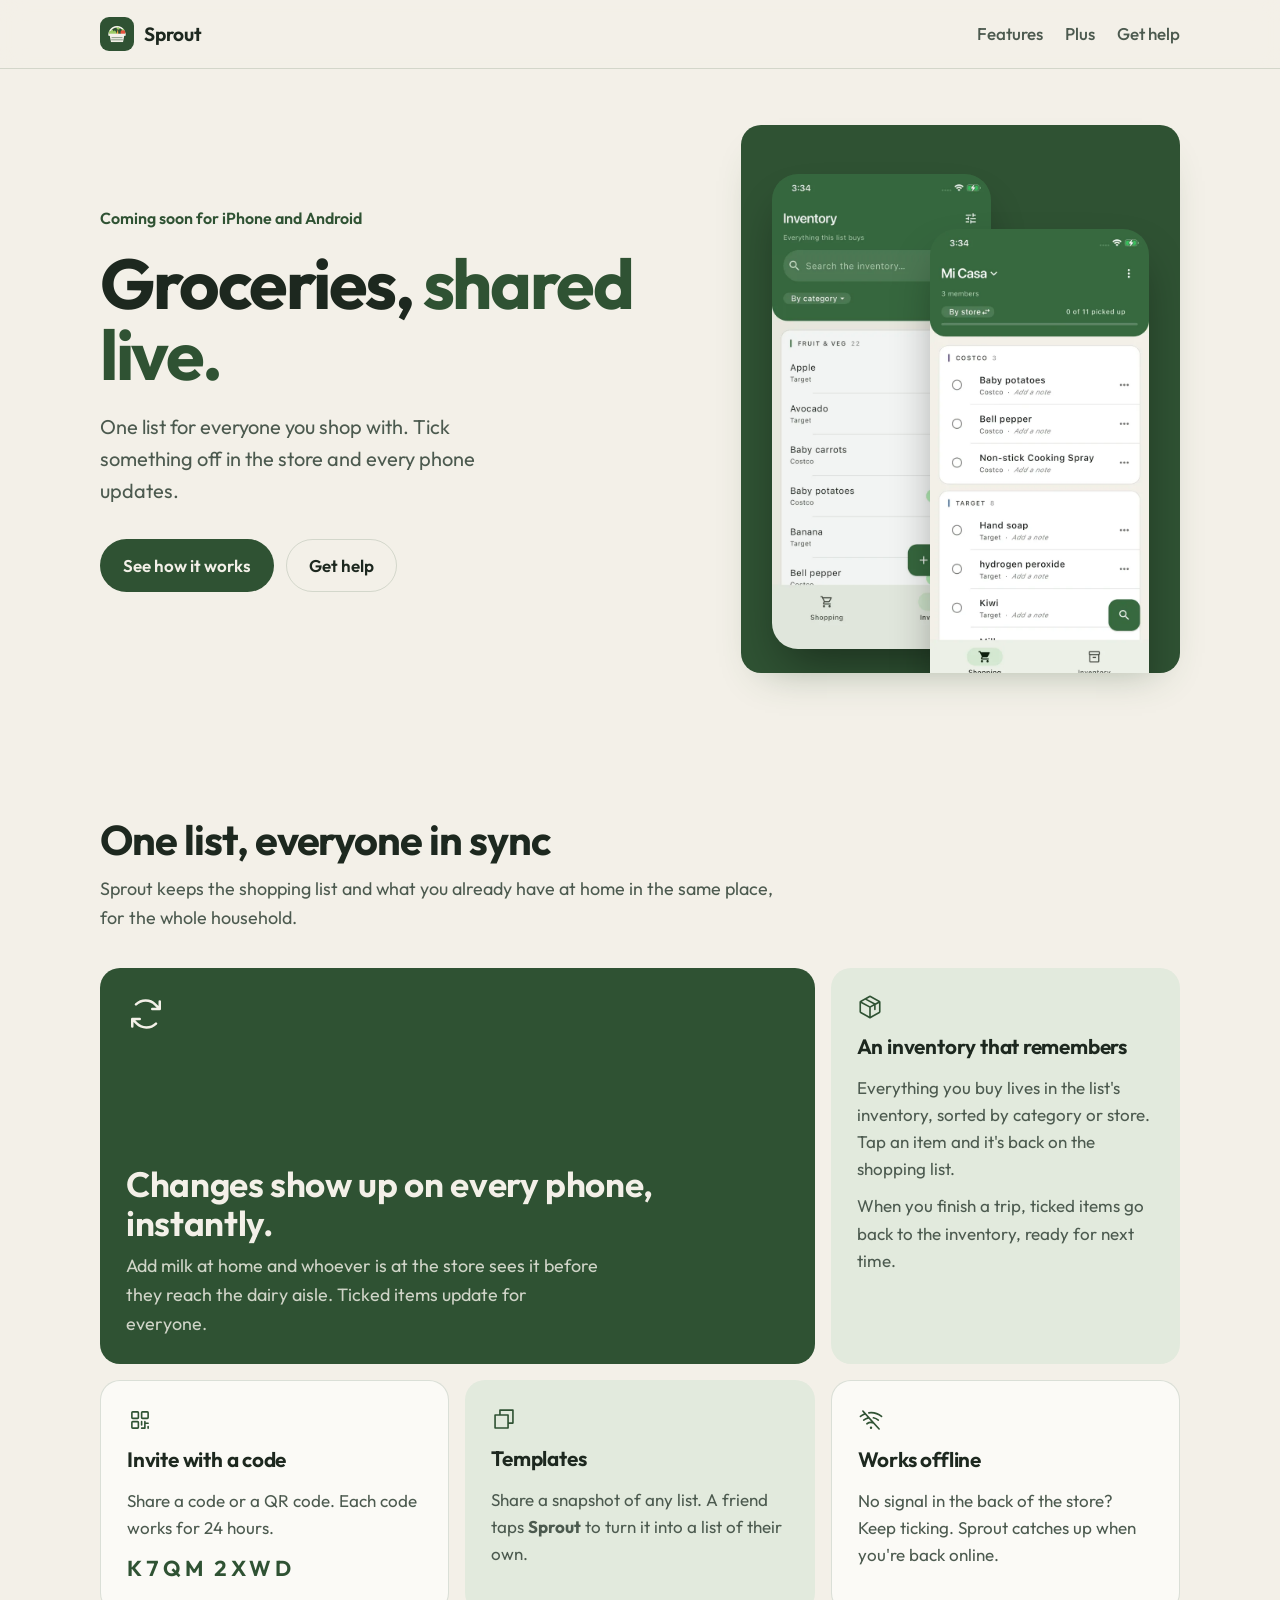
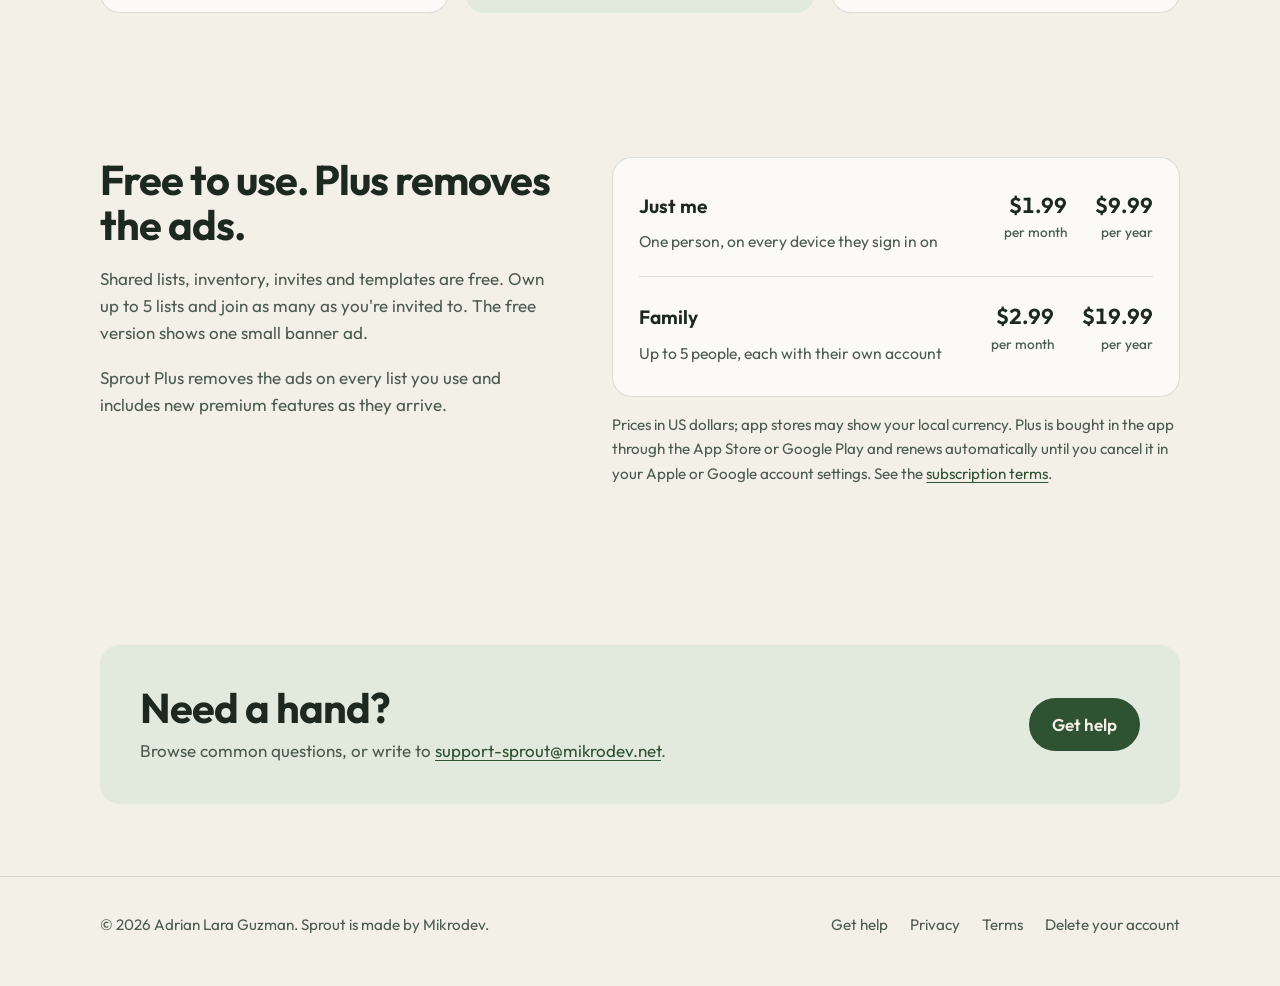
<file: index.html>
<!doctype html>
<html lang="en">
<head>
  <meta charset="utf-8">
  <meta name="viewport" content="width=device-width, initial-scale=1">
  <meta http-equiv="Content-Security-Policy" content="default-src 'none'; style-src 'self' 'unsafe-inline'; img-src 'self' data:; font-src 'self'; base-uri 'none'; form-action 'none'">
  <meta name="referrer" content="strict-origin-when-cross-origin">
  <title>Sprout: grocery lists shared live</title>
  <meta name="description" content="Sprout is a shared grocery list and home inventory. Everyone you shop with sees changes the moment they happen, even offline.">
  <link rel="canonical" href="https://sprout-support.mikrodev.net/">
  <meta name="theme-color" content="#2f5233">
  <meta property="og:title" content="Sprout: grocery lists shared live">
  <meta property="og:description" content="One grocery list for everyone you shop with, with its own inventory, categories and stores.">
  <meta property="og:image" content="https://sprout-support.mikrodev.net/icon.png">
  <meta property="og:url" content="https://sprout-support.mikrodev.net/">
  <link rel="icon" href="/favicon.png" type="image/png">
  <link rel="apple-touch-icon" href="/apple-touch-icon.png">
  <link rel="preload" href="/assets/fonts/outfit-var.woff2" as="font" type="font/woff2" crossorigin>
  <link rel="stylesheet" href="/assets/site.css">
</head>
<body>
<a class="skip" href="#main">Skip to content</a>

<header class="site-header">
  <div class="wrap">
    <a class="brand" href="/"><img src="/assets/icon-68.png" alt="" width="34" height="34">Sprout</a>
    <nav class="nav" aria-label="Main">
      <a class="hide-sm" href="#features">Features</a>
      <a class="hide-sm" href="#plus">Plus</a>
      <a href="/faq/">Get help</a>
    </nav>
  </div>
</header>

<main id="main">
  <section class="hero">
    <div class="wrap">
      <div>
        <p class="soon">Coming soon for iPhone and Android</p>
        <h1>Groceries, <em>shared live.</em></h1>
        <p class="lede">One list for everyone you shop with. Tick something off in the store and every phone updates.</p>
        <div class="ctas">
          <a class="btn btn-primary" href="#features">See how it works</a>
          <a class="btn btn-ghost" href="/faq/">Get help</a>
        </div>
      </div>
      <div class="hero-art">
        <img class="shot back" src="/assets/shot-inventory.webp" width="560" height="1212" alt="Sprout's Inventory tab: everything the list buys, grouped by category, with items already on the list marked On list">
        <img class="shot front" src="/assets/shot-shopping.webp" width="560" height="1212" alt="Sprout's Shopping tab for a list called Mi Casa with 3 members, grouped by store: Costco and Target" fetchpriority="high">
      </div>
    </div>
  </section>

  <section class="block" id="features">
    <div class="wrap">
      <h2>One list, everyone in sync</h2>
      <p class="intro">Sprout keeps the shopping list and what you already have at home in the same place, for the whole household.</p>

      <div class="bento">
        <article class="tile big">
          <svg class="ico" aria-hidden="true" focusable="false" xmlns="http://www.w3.org/2000/svg" viewBox="0 0 256 256" fill="currentColor"><path d="M224,48V96a8,8,0,0,1-8,8H168a8,8,0,0,1,0-16h28.69L182.06,73.37a79.56,79.56,0,0,0-56.13-23.43h-.45A79.52,79.52,0,0,0,69.59,72.71,8,8,0,0,1,58.41,61.27a96,96,0,0,1,135,.79L208,76.69V48a8,8,0,0,1,16,0ZM186.41,183.29a80,80,0,0,1-112.47-.66L59.31,168H88a8,8,0,0,0,0-16H40a8,8,0,0,0-8,8v48a8,8,0,0,0,16,0V179.31l14.63,14.63A95.43,95.43,0,0,0,130,222.06h.53a95.36,95.36,0,0,0,67.07-27.33,8,8,0,0,0-11.18-11.44Z"/></svg>
          <h3>Changes show up on every phone, instantly.</h3>
          <p>Add milk at home and whoever is at the store sees it before they reach the dairy aisle. Ticked items update for everyone.</p>
        </article>
        <article class="tile tall">
          <svg class="ico" aria-hidden="true" focusable="false" xmlns="http://www.w3.org/2000/svg" viewBox="0 0 256 256" fill="currentColor"><path d="M223.68,66.15,135.68,18a15.88,15.88,0,0,0-15.36,0l-88,48.17a16,16,0,0,0-8.32,14v95.64a16,16,0,0,0,8.32,14l88,48.17a15.88,15.88,0,0,0,15.36,0l88-48.17a16,16,0,0,0,8.32-14V80.18A16,16,0,0,0,223.68,66.15ZM128,32l80.34,44-29.77,16.3-80.35-44ZM128,120,47.66,76l33.9-18.56,80.34,44ZM40,90l80,43.78v85.79L40,175.82Zm176,85.78h0l-80,43.79V133.82l32-17.51V152a8,8,0,0,0,16,0V107.55L216,90v85.77Z"/></svg>
          <h3>An inventory that remembers</h3>
          <p>Everything you buy lives in the list's inventory, sorted by category or store. Tap an item and it's back on the shopping list.</p>
          <p>When you finish a trip, ticked items go back to the inventory, ready for next time.</p>
        </article>
        <article class="tile wide">
          <svg class="ico" aria-hidden="true" focusable="false" xmlns="http://www.w3.org/2000/svg" viewBox="0 0 256 256" fill="currentColor"><path d="M104,40H56A16,16,0,0,0,40,56v48a16,16,0,0,0,16,16h48a16,16,0,0,0,16-16V56A16,16,0,0,0,104,40Zm0,64H56V56h48v48Zm0,32H56a16,16,0,0,0-16,16v48a16,16,0,0,0,16,16h48a16,16,0,0,0,16-16V152A16,16,0,0,0,104,136Zm0,64H56V152h48v48ZM200,40H152a16,16,0,0,0-16,16v48a16,16,0,0,0,16,16h48a16,16,0,0,0,16-16V56A16,16,0,0,0,200,40Zm0,64H152V56h48v48Zm-64,72V144a8,8,0,0,1,16,0v32a8,8,0,0,1-16,0Zm80-16a8,8,0,0,1-8,8H184v40a8,8,0,0,1-8,8H144a8,8,0,0,1,0-16h24V144a8,8,0,0,1,16,0v8h24A8,8,0,0,1,216,160Zm0,32v16a8,8,0,0,1-16,0V192a8,8,0,0,1,16,0Z"/></svg>
          <h3>Invite with a code</h3>
          <p>Share a code or a QR code. Each code works for 24 hours.</p>
          <span class="code" aria-hidden="true">K7QM 2XWD</span>
        </article>
        <article class="tile wide tinted">
          <svg class="ico" aria-hidden="true" focusable="false" xmlns="http://www.w3.org/2000/svg" viewBox="0 0 256 256" fill="currentColor"><path d="M216,32H88a8,8,0,0,0-8,8V80H40a8,8,0,0,0-8,8V216a8,8,0,0,0,8,8H168a8,8,0,0,0,8-8V176h40a8,8,0,0,0,8-8V40A8,8,0,0,0,216,32ZM160,208H48V96H160Zm48-48H176V88a8,8,0,0,0-8-8H96V48H208Z"/></svg>
          <h3>Templates</h3>
          <p>Share a snapshot of any list. A friend taps <strong>Sprout</strong> to turn it into a list of their own.</p>
        </article>
        <article class="tile wide">
          <svg class="ico" aria-hidden="true" focusable="false" xmlns="http://www.w3.org/2000/svg" viewBox="0 0 256 256" fill="currentColor"><path d="M213.92,210.62a8,8,0,1,1-11.84,10.76l-52-57.15a60,60,0,0,0-57.41,7.24,8,8,0,1,1-9.42-12.93A75.43,75.43,0,0,1,128,144c1.28,0,2.55,0,3.82.1L104.9,114.49A108,108,0,0,0,61,135.31,8,8,0,0,1,49.73,134,8,8,0,0,1,51,122.77a124.27,124.27,0,0,1,41.71-21.66L69.37,75.4a155.43,155.43,0,0,0-40.29,24A8,8,0,0,1,18.92,87,171.87,171.87,0,0,1,58,62.86L42.08,45.38A8,8,0,1,1,53.92,34.62ZM128,192a12,12,0,1,0,12,12A12,12,0,0,0,128,192ZM237.08,87A172.3,172.3,0,0,0,106,49.4a8,8,0,1,0,2,15.87A158.33,158.33,0,0,1,128,64a156.25,156.25,0,0,1,98.92,35.37A8,8,0,0,0,237.08,87ZM195,135.31a8,8,0,0,0,11.24-1.3,8,8,0,0,0-1.3-11.24,124.25,124.25,0,0,0-51.73-24.2A8,8,0,1,0,150,114.24,108.12,108.12,0,0,1,195,135.31Z"/></svg>
          <h3>Works offline</h3>
          <p>No signal in the back of the store? Keep ticking. Sprout catches up when you're back online.</p>
        </article>
      </div>
    </div>
  </section>

  <section class="block" id="plus">
    <div class="wrap pricing">
      <div class="free">
        <h2>Free to use. Plus removes the ads.</h2>
        <p>Shared lists, inventory, invites and templates are free. Own up to 5 lists and join as many as you're invited to. The free version shows one small banner ad.</p>
        <p>Sprout Plus removes the ads on every list you use and includes new premium features as they arrive.</p>
      </div>
      <div>
        <div class="plans">
          <div class="plan">
            <h3>Just me</h3>
            <span class="who">One person, on every device they sign in on</span>
            <span class="price p1">$1.99<span>per month</span></span>
            <span class="price p2">$9.99<span>per year</span></span>
          </div>
          <div class="plan">
            <h3>Family</h3>
            <span class="who">Up to 5 people, each with their own account</span>
            <span class="price p1">$2.99<span>per month</span></span>
            <span class="price p2">$19.99<span>per year</span></span>
          </div>
        </div>
        <p class="fine">Prices in US dollars; app stores may show your local currency. Plus is bought in the app through the App Store or Google Play and renews automatically until you cancel it in your Apple or Google account settings. See the <a href="https://sprout-legal.mikrodev.net/terms/#subscriptions">subscription terms</a>.</p>
      </div>
    </div>
  </section>

  <section class="block">
    <div class="wrap">
      <div class="help">
        <div>
          <h2>Need a hand?</h2>
          <p>Browse common questions, or write to <a href="mailto:support-sprout@mikrodev.net">support-sprout@mikrodev.net</a>.</p>
        </div>
        <a class="btn btn-primary" href="/faq/">Get help</a>
      </div>
    </div>
  </section>
</main>

<footer class="site-footer">
  <div class="wrap">
    <span>&copy; 2026 Adrian Lara Guzman. Sprout is made by <a href="https://mikrodev.net/">Mikrodev</a>.</span>
    <nav aria-label="Footer">
      <a href="/faq/">Get help</a>
      <a href="https://sprout-legal.mikrodev.net/privacy/">Privacy</a>
      <a href="https://sprout-legal.mikrodev.net/terms/">Terms</a>
      <a href="https://sprout-legal.mikrodev.net/delete-account/">Delete your account</a>
    </nav>
  </div>
</footer>
</body>
</html>
</file>
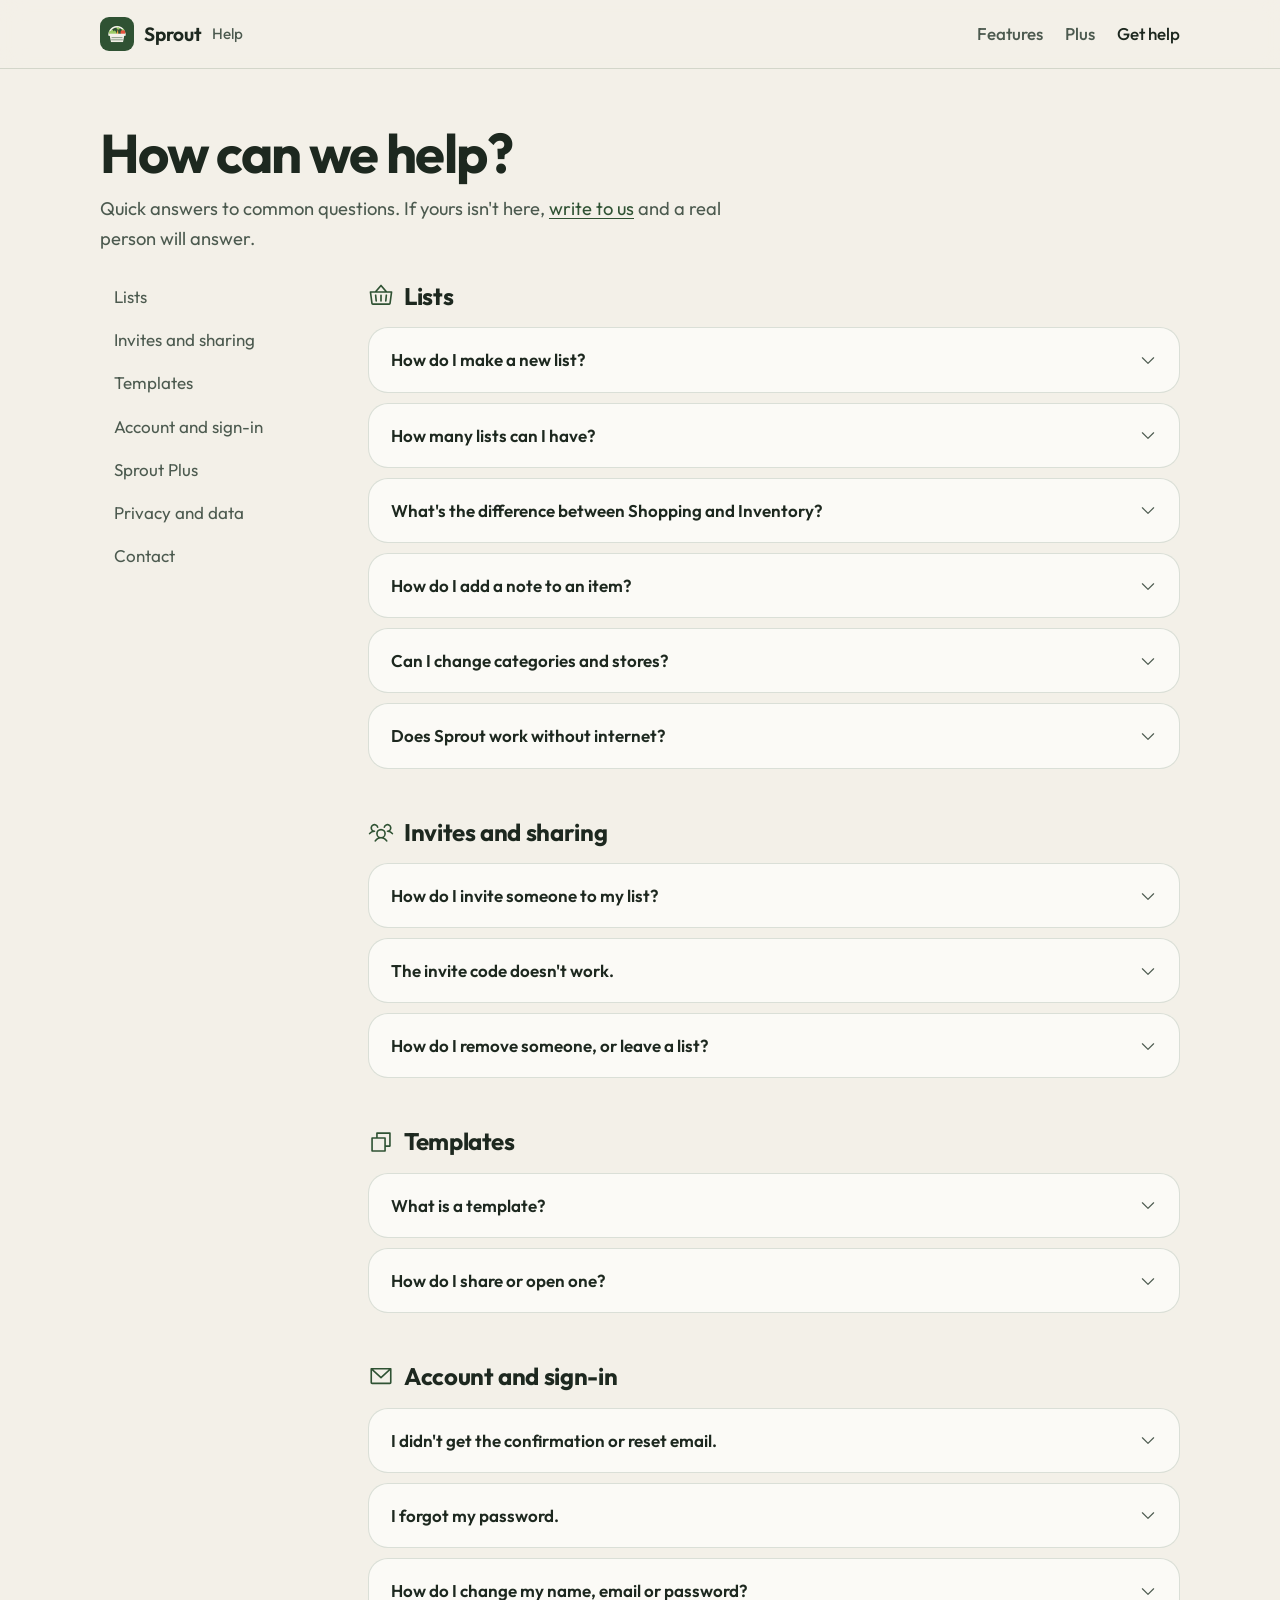
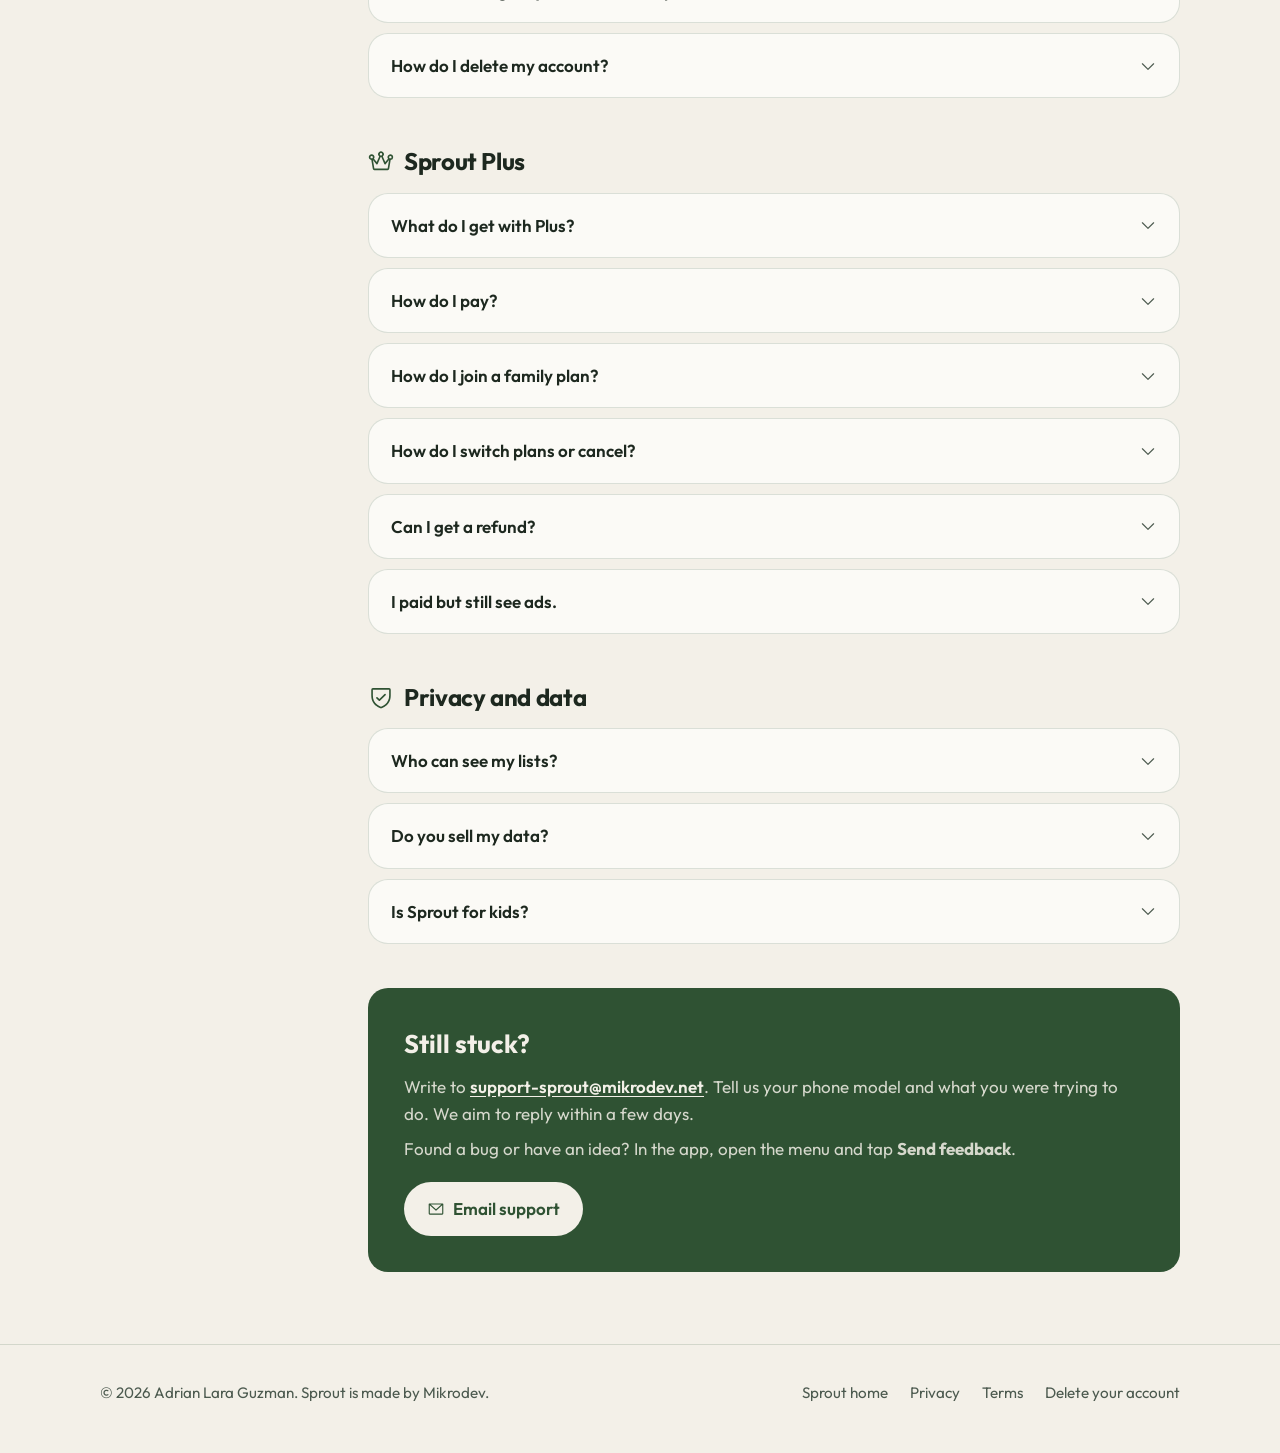
<file: faq/index.html>
<!doctype html>
<html lang="en">
<head>
  <meta charset="utf-8">
  <meta name="viewport" content="width=device-width, initial-scale=1">
  <meta http-equiv="Content-Security-Policy" content="default-src 'none'; style-src 'self' 'unsafe-inline'; img-src 'self' data:; font-src 'self'; base-uri 'none'; form-action 'none'">
  <meta name="referrer" content="strict-origin-when-cross-origin">
  <title>Sprout help</title>
  <meta name="description" content="Answers to common Sprout questions about lists, invites, templates, your account and Sprout Plus, plus how to contact support.">
  <link rel="canonical" href="https://sprout-support.mikrodev.net/faq/">
  <meta name="theme-color" content="#2f5233">
  <link rel="icon" href="/favicon.png" type="image/png">
  <link rel="apple-touch-icon" href="/apple-touch-icon.png">
  <link rel="preload" href="/assets/fonts/outfit-var.woff2" as="font" type="font/woff2" crossorigin>
  <link rel="stylesheet" href="/assets/site.css">
</head>
<body>
<a class="skip" href="#main">Skip to content</a>

<header class="site-header">
  <div class="wrap">
    <a class="brand" href="/"><img src="/assets/icon-68.png" alt="" width="34" height="34">Sprout <small>Help</small></a>
    <nav class="nav" aria-label="Main">
      <a class="hide-sm" href="/#features">Features</a>
      <a class="hide-sm" href="/#plus">Plus</a>
      <a href="/faq/" aria-current="page">Get help</a>
    </nav>
  </div>
</header>

<main id="main">
  <div class="wrap page-head">
    <h1>How can we help?</h1>
    <p>Quick answers to common questions. If yours isn't here, <a href="#contact">write to us</a> and a real person will answer.</p>
  </div>

  <div class="wrap faq-layout">
    <nav class="toc" aria-label="Topics">
      <a href="#lists">Lists</a>
      <a href="#sharing">Invites and sharing</a>
      <a href="#templates">Templates</a>
      <a href="#account">Account and sign-in</a>
      <a href="#plus">Sprout Plus</a>
      <a href="#privacy">Privacy and data</a>
      <a href="#contact">Contact</a>
    </nav>

    <div>
      <section class="faq-group" id="lists">
        <h2><svg class="ico" aria-hidden="true" focusable="false" xmlns="http://www.w3.org/2000/svg" viewBox="0 0 256 256" fill="currentColor"><path d="M136,120v56a8,8,0,0,1-16,0V120a8,8,0,0,1,16,0Zm36.84-.8-5.6,56A8,8,0,0,0,174.4,184a7.32,7.32,0,0,0,.81,0,8,8,0,0,0,7.95-7.2l5.6-56a8,8,0,0,0-15.92-1.6Zm-89.68,0a8,8,0,0,0-15.92,1.6l5.6,56a8,8,0,0,0,8,7.2,7.32,7.32,0,0,0,.81,0,8,8,0,0,0,7.16-8.76ZM239.93,89.06,224.86,202.12A16.06,16.06,0,0,1,209,216H47a16.06,16.06,0,0,1-15.86-13.88L16.07,89.06A8,8,0,0,1,24,80H68.37L122,18.73a8,8,0,0,1,12,0L187.63,80H232a8,8,0,0,1,7.93,9.06ZM89.63,80h76.74L128,36.15ZM222.86,96H33.14L47,200H209Z"/></svg> Lists</h2>
        <details>
          <summary>How do I make a new list? <svg class="ico" aria-hidden="true" focusable="false" xmlns="http://www.w3.org/2000/svg" viewBox="0 0 256 256" fill="currentColor"><path d="M213.66,101.66l-80,80a8,8,0,0,1-11.32,0l-80-80A8,8,0,0,1,53.66,90.34L128,164.69l74.34-74.35a8,8,0,0,1,11.32,11.32Z"/></svg></summary>
          <div class="answer">
            <p>Tap the list name at the top of the Shopping tab to open <strong>Your lists</strong>, then tap <strong>New</strong>. You can copy the inventory of a list you already have, so you don't start from zero.</p>
          </div>
        </details>
        <details>
          <summary>How many lists can I have? <svg class="ico" aria-hidden="true" focusable="false" xmlns="http://www.w3.org/2000/svg" viewBox="0 0 256 256" fill="currentColor"><path d="M213.66,101.66l-80,80a8,8,0,0,1-11.32,0l-80-80A8,8,0,0,1,53.66,90.34L128,164.69l74.34-74.35a8,8,0,0,1,11.32,11.32Z"/></svg></summary>
          <div class="answer">
            <p>You can own up to 5 lists, and you can join as many lists as other people invite you to.</p>
          </div>
        </details>
        <details>
          <summary>What's the difference between Shopping and Inventory? <svg class="ico" aria-hidden="true" focusable="false" xmlns="http://www.w3.org/2000/svg" viewBox="0 0 256 256" fill="currentColor"><path d="M213.66,101.66l-80,80a8,8,0,0,1-11.32,0l-80-80A8,8,0,0,1,53.66,90.34L128,164.69l74.34-74.35a8,8,0,0,1,11.32,11.32Z"/></svg></summary>
          <div class="answer">
            <p><strong>Inventory</strong> is everything your household buys. <strong>Shopping</strong> is what you need right now. Tap an item in the inventory, or use <strong>Find in inventory</strong> on the Shopping tab, to put it on the list.</p>
            <p>When you're done at the store, tap <strong>Finish shopping</strong> and every ticked item goes back to the inventory.</p>
          </div>
        </details>
        <details>
          <summary>How do I add a note to an item? <svg class="ico" aria-hidden="true" focusable="false" xmlns="http://www.w3.org/2000/svg" viewBox="0 0 256 256" fill="currentColor"><path d="M213.66,101.66l-80,80a8,8,0,0,1-11.32,0l-80-80A8,8,0,0,1,53.66,90.34L128,164.69l74.34-74.35a8,8,0,0,1,11.32,11.32Z"/></svg></summary>
          <div class="answer">
            <p>On the Shopping tab, tap <strong>Add a note</strong> under the item, or use the item's menu. Notes are for this trip only, so they clear when you finish shopping.</p>
          </div>
        </details>
        <details>
          <summary>Can I change categories and stores? <svg class="ico" aria-hidden="true" focusable="false" xmlns="http://www.w3.org/2000/svg" viewBox="0 0 256 256" fill="currentColor"><path d="M213.66,101.66l-80,80a8,8,0,0,1-11.32,0l-80-80A8,8,0,0,1,53.66,90.34L128,164.69l74.34-74.35a8,8,0,0,1,11.32,11.32Z"/></svg></summary>
          <div class="answer">
            <p>Yes. On the Inventory tab, open <strong>Manage categories &amp; stores</strong> to add, rename or delete them. You can also press and hold an item and drag it into another group.</p>
          </div>
        </details>
        <details>
          <summary>Does Sprout work without internet? <svg class="ico" aria-hidden="true" focusable="false" xmlns="http://www.w3.org/2000/svg" viewBox="0 0 256 256" fill="currentColor"><path d="M213.66,101.66l-80,80a8,8,0,0,1-11.32,0l-80-80A8,8,0,0,1,53.66,90.34L128,164.69l74.34-74.35a8,8,0,0,1,11.32,11.32Z"/></svg></summary>
          <div class="answer">
            <p>Yes. You can keep adding and ticking items offline. Sprout saves your changes on the phone and sends them as soon as you're connected again.</p>
          </div>
        </details>
      </section>

      <section class="faq-group" id="sharing">
        <h2><svg class="ico" aria-hidden="true" focusable="false" xmlns="http://www.w3.org/2000/svg" viewBox="0 0 256 256" fill="currentColor"><path d="M244.8,150.4a8,8,0,0,1-11.2-1.6A51.6,51.6,0,0,0,192,128a8,8,0,0,1-7.37-4.89,8,8,0,0,1,0-6.22A8,8,0,0,1,192,112a24,24,0,1,0-23.24-30,8,8,0,1,1-15.5-4A40,40,0,1,1,219,117.51a67.94,67.94,0,0,1,27.43,21.68A8,8,0,0,1,244.8,150.4ZM190.92,212a8,8,0,1,1-13.84,8,57,57,0,0,0-98.16,0,8,8,0,1,1-13.84-8,72.06,72.06,0,0,1,33.74-29.92,48,48,0,1,1,58.36,0A72.06,72.06,0,0,1,190.92,212ZM128,176a32,32,0,1,0-32-32A32,32,0,0,0,128,176ZM72,120a8,8,0,0,0-8-8A24,24,0,1,1,87.24,82a8,8,0,1,0,15.5-4A40,40,0,1,0,37,117.51,67.94,67.94,0,0,0,9.6,139.19a8,8,0,1,0,12.8,9.61A51.6,51.6,0,0,1,64,128,8,8,0,0,0,72,120Z"/></svg> Invites and sharing</h2>
        <details>
          <summary>How do I invite someone to my list? <svg class="ico" aria-hidden="true" focusable="false" xmlns="http://www.w3.org/2000/svg" viewBox="0 0 256 256" fill="currentColor"><path d="M213.66,101.66l-80,80a8,8,0,0,1-11.32,0l-80-80A8,8,0,0,1,53.66,90.34L128,164.69l74.34-74.35a8,8,0,0,1,11.32,11.32Z"/></svg></summary>
          <div class="answer">
            <p>Tap the member count under the list name to open <strong>Members &amp; invite code</strong>. From there you can share the code, show a QR code, or copy it. The other person opens <strong>Your lists</strong>, taps <strong>Join</strong>, and types or scans the code.</p>
            <p>Only the list's owner can see the invite code.</p>
          </div>
        </details>
        <details>
          <summary>The invite code doesn't work. <svg class="ico" aria-hidden="true" focusable="false" xmlns="http://www.w3.org/2000/svg" viewBox="0 0 256 256" fill="currentColor"><path d="M213.66,101.66l-80,80a8,8,0,0,1-11.32,0l-80-80A8,8,0,0,1,53.66,90.34L128,164.69l74.34-74.35a8,8,0,0,1,11.32,11.32Z"/></svg></summary>
          <div class="answer">
            <p>Invite codes work for 24 hours. After that, the owner opens <strong>Members &amp; invite code</strong> to get a fresh one. Codes are 8 characters and don't use letters that look like numbers, so double-check the ones you typed.</p>
            <p>After too many wrong codes, Sprout makes you wait a while before trying again. This protects everyone's lists from guessing.</p>
          </div>
        </details>
        <details>
          <summary>How do I remove someone, or leave a list? <svg class="ico" aria-hidden="true" focusable="false" xmlns="http://www.w3.org/2000/svg" viewBox="0 0 256 256" fill="currentColor"><path d="M213.66,101.66l-80,80a8,8,0,0,1-11.32,0l-80-80A8,8,0,0,1,53.66,90.34L128,164.69l74.34-74.35a8,8,0,0,1,11.32,11.32Z"/></svg></summary>
          <div class="answer">
            <p>Owners can remove members from <strong>Members &amp; invite code</strong>. Sprout then offers a new code so the old one stops working.</p>
            <p>Members can tap <strong>Leave list</strong> on the same screen. If you own the list, you'll see <strong>Delete list</strong> instead. Deleting removes the list for everyone, so choose <strong>Hand over instead</strong> if others should keep it.</p>
          </div>
        </details>
      </section>

      <section class="faq-group" id="templates">
        <h2><svg class="ico" aria-hidden="true" focusable="false" xmlns="http://www.w3.org/2000/svg" viewBox="0 0 256 256" fill="currentColor"><path d="M216,32H88a8,8,0,0,0-8,8V80H40a8,8,0,0,0-8,8V216a8,8,0,0,0,8,8H168a8,8,0,0,0,8-8V176h40a8,8,0,0,0,8-8V40A8,8,0,0,0,216,32ZM160,208H48V96H160Zm48-48H176V88a8,8,0,0,0-8-8H96V48H208Z"/></svg> Templates</h2>
        <details>
          <summary>What is a template? <svg class="ico" aria-hidden="true" focusable="false" xmlns="http://www.w3.org/2000/svg" viewBox="0 0 256 256" fill="currentColor"><path d="M213.66,101.66l-80,80a8,8,0,0,1-11.32,0l-80-80A8,8,0,0,1,53.66,90.34L128,164.69l74.34-74.35a8,8,0,0,1,11.32,11.32Z"/></svg></summary>
          <div class="answer">
            <p>A template is a copy of a list's current shopping items, categories and stores that you can pass to anyone. It's a snapshot, so later changes to your list don't change it, and the people who receive it can't see your real list.</p>
          </div>
        </details>
        <details>
          <summary>How do I share or open one? <svg class="ico" aria-hidden="true" focusable="false" xmlns="http://www.w3.org/2000/svg" viewBox="0 0 256 256" fill="currentColor"><path d="M213.66,101.66l-80,80a8,8,0,0,1-11.32,0l-80-80A8,8,0,0,1,53.66,90.34L128,164.69l74.34-74.35a8,8,0,0,1,11.32,11.32Z"/></svg></summary>
          <div class="answer">
            <p>To share, open the menu on the Shopping tab and tap <strong>Share as template</strong>. To open one, go to <strong>Templates</strong> in <strong>Your lists</strong>, tap <strong>Enter code</strong>, and type or scan it. Tap <strong>Sprout</strong> to turn it into a list of your own.</p>
            <p>Template codes don't expire. Deleting a template you shared stops the code from working.</p>
          </div>
        </details>
      </section>

      <section class="faq-group" id="account">
        <h2><svg class="ico" aria-hidden="true" focusable="false" xmlns="http://www.w3.org/2000/svg" viewBox="0 0 256 256" fill="currentColor"><path d="M224,48H32a8,8,0,0,0-8,8V192a16,16,0,0,0,16,16H216a16,16,0,0,0,16-16V56A8,8,0,0,0,224,48ZM203.43,64,128,133.15,52.57,64ZM216,192H40V74.19l82.59,75.71a8,8,0,0,0,10.82,0L216,74.19V192Z"/></svg> Account and sign-in</h2>
        <details>
          <summary>I didn't get the confirmation or reset email. <svg class="ico" aria-hidden="true" focusable="false" xmlns="http://www.w3.org/2000/svg" viewBox="0 0 256 256" fill="currentColor"><path d="M213.66,101.66l-80,80a8,8,0,0,1-11.32,0l-80-80A8,8,0,0,1,53.66,90.34L128,164.69l74.34-74.35a8,8,0,0,1,11.32,11.32Z"/></svg></summary>
          <div class="answer">
            <p>Emails come from <strong>sprout-no-reply@mikrodev.net</strong>. Check your Spam or Junk folder first, and mark the message as "not spam" so the next one arrives normally.</p>
            <p>Still nothing after a few minutes? Tap <strong>Resend</strong> in the app. Each new link replaces the previous one, so always use the newest email.</p>
          </div>
        </details>
        <details>
          <summary>I forgot my password. <svg class="ico" aria-hidden="true" focusable="false" xmlns="http://www.w3.org/2000/svg" viewBox="0 0 256 256" fill="currentColor"><path d="M213.66,101.66l-80,80a8,8,0,0,1-11.32,0l-80-80A8,8,0,0,1,53.66,90.34L128,164.69l74.34-74.35a8,8,0,0,1,11.32,11.32Z"/></svg></summary>
          <div class="answer">
            <p>On the sign-in screen, tap <strong>Forgot password?</strong> and enter your email. Open the link on the same phone that has Sprout installed, and the app will ask for a new password.</p>
          </div>
        </details>
        <details>
          <summary>How do I change my name, email or password? <svg class="ico" aria-hidden="true" focusable="false" xmlns="http://www.w3.org/2000/svg" viewBox="0 0 256 256" fill="currentColor"><path d="M213.66,101.66l-80,80a8,8,0,0,1-11.32,0l-80-80A8,8,0,0,1,53.66,90.34L128,164.69l74.34-74.35a8,8,0,0,1,11.32,11.32Z"/></svg></summary>
          <div class="answer">
            <p>Open the menu on the Shopping tab and tap <strong>Account</strong>. A new email address needs to be confirmed from both the old and the new inbox before it takes effect.</p>
          </div>
        </details>
        <details>
          <summary>How do I delete my account? <svg class="ico" aria-hidden="true" focusable="false" xmlns="http://www.w3.org/2000/svg" viewBox="0 0 256 256" fill="currentColor"><path d="M213.66,101.66l-80,80a8,8,0,0,1-11.32,0l-80-80A8,8,0,0,1,53.66,90.34L128,164.69l74.34-74.35a8,8,0,0,1,11.32,11.32Z"/></svg></summary>
          <div class="answer">
            <p>In the app, open <strong>Account</strong> and tap <strong>Delete account</strong>. Sprout tells you exactly what will happen and asks for your password to confirm. You can also <a href="https://sprout-legal.mikrodev.net/delete-account/">request deletion without the app</a>.</p>
            <p>If you pay for Plus through the App Store or Google Play, cancel it there first. Deleting your account doesn't stop Apple or Google from billing you.</p>
          </div>
        </details>
      </section>

      <section class="faq-group" id="plus">
        <h2><svg class="ico" aria-hidden="true" focusable="false" xmlns="http://www.w3.org/2000/svg" viewBox="0 0 256 256" fill="currentColor"><path d="M248,80a28,28,0,1,0-51.12,15.77l-26.79,33L146,73.4a28,28,0,1,0-36.06,0L85.91,128.74l-26.79-33a28,28,0,1,0-26.6,12L47,194.63A16,16,0,0,0,62.78,208H193.22A16,16,0,0,0,209,194.63l14.47-86.85A28,28,0,0,0,248,80ZM128,40a12,12,0,1,1-12,12A12,12,0,0,1,128,40ZM24,80A12,12,0,1,1,36,92,12,12,0,0,1,24,80ZM193.22,192H62.78L48.86,108.52,81.79,149A8,8,0,0,0,88,152a7.83,7.83,0,0,0,1.08-.07,8,8,0,0,0,6.26-4.74l29.3-67.4a27,27,0,0,0,6.72,0l29.3,67.4a8,8,0,0,0,6.26,4.74A7.83,7.83,0,0,0,168,152a8,8,0,0,0,6.21-3l32.93-40.52ZM220,92a12,12,0,1,1,12-12A12,12,0,0,1,220,92Z"/></svg> Sprout Plus</h2>
        <details>
          <summary>What do I get with Plus? <svg class="ico" aria-hidden="true" focusable="false" xmlns="http://www.w3.org/2000/svg" viewBox="0 0 256 256" fill="currentColor"><path d="M213.66,101.66l-80,80a8,8,0,0,1-11.32,0l-80-80A8,8,0,0,1,53.66,90.34L128,164.69l74.34-74.35a8,8,0,0,1,11.32,11.32Z"/></svg></summary>
          <div class="answer">
            <p>No ads on any list you use, on every device you sign in on, plus new premium features as they arrive. <strong>Just me</strong> covers one person. <strong>Family</strong> covers up to 5 people, each on their own account.</p>
          </div>
        </details>
        <details>
          <summary>How do I pay? <svg class="ico" aria-hidden="true" focusable="false" xmlns="http://www.w3.org/2000/svg" viewBox="0 0 256 256" fill="currentColor"><path d="M213.66,101.66l-80,80a8,8,0,0,1-11.32,0l-80-80A8,8,0,0,1,53.66,90.34L128,164.69l74.34-74.35a8,8,0,0,1,11.32,11.32Z"/></svg></summary>
          <div class="answer">
            <p>Open the menu, tap <strong>Sprout Plus</strong> and choose a plan. Payment happens in the App Store or Google Play and is charged to the payment method on your Apple or Google account. Sprout never sees your payment details. Plus can only be bought in the app, not on this website.</p>
          </div>
        </details>
        <details>
          <summary>How do I join a family plan? <svg class="ico" aria-hidden="true" focusable="false" xmlns="http://www.w3.org/2000/svg" viewBox="0 0 256 256" fill="currentColor"><path d="M213.66,101.66l-80,80a8,8,0,0,1-11.32,0l-80-80A8,8,0,0,1,53.66,90.34L128,164.69l74.34-74.35a8,8,0,0,1,11.32,11.32Z"/></svg></summary>
          <div class="answer">
            <p>Ask the person who pays for the family to share their family code. Then open <strong>Sprout Plus</strong> and tap <strong>Have a family code? Join a family</strong>. Family codes work for 24 hours, like list invites.</p>
          </div>
        </details>
        <details>
          <summary>How do I switch plans or cancel? <svg class="ico" aria-hidden="true" focusable="false" xmlns="http://www.w3.org/2000/svg" viewBox="0 0 256 256" fill="currentColor"><path d="M213.66,101.66l-80,80a8,8,0,0,1-11.32,0l-80-80A8,8,0,0,1,53.66,90.34L128,164.69l74.34-74.35a8,8,0,0,1,11.32,11.32Z"/></svg></summary>
          <div class="answer">
            <p>Apple and Google manage the subscription. On iPhone, open Settings, tap your name, then Subscriptions. On Android, open the Play Store, tap your profile, then Payments &amp; subscriptions. Choose Sprout Plus to switch plans or cancel.</p>
            <p>If you cancel, Plus keeps working until the end of the period you paid for, and you won't be charged again.</p>
          </div>
        </details>
        <details>
          <summary>Can I get a refund? <svg class="ico" aria-hidden="true" focusable="false" xmlns="http://www.w3.org/2000/svg" viewBox="0 0 256 256" fill="currentColor"><path d="M213.66,101.66l-80,80a8,8,0,0,1-11.32,0l-80-80A8,8,0,0,1,53.66,90.34L128,164.69l74.34-74.35a8,8,0,0,1,11.32,11.32Z"/></svg></summary>
          <div class="answer">
            <p>Refunds for Sprout Plus are handled by Apple or Google, because they take the payment. On iPhone, request one at <a href="https://reportaproblem.apple.com">reportaproblem.apple.com</a>. On Android, open the Play Store, go to Payments &amp; subscriptions, then Budget &amp; order history, and choose the purchase. We don't issue refunds for store purchases ourselves. Cancelling stops future charges, and Plus keeps working until the end of the period you paid for.</p>
          </div>
        </details>
        <details>
          <summary>I paid but still see ads. <svg class="ico" aria-hidden="true" focusable="false" xmlns="http://www.w3.org/2000/svg" viewBox="0 0 256 256" fill="currentColor"><path d="M213.66,101.66l-80,80a8,8,0,0,1-11.32,0l-80-80A8,8,0,0,1,53.66,90.34L128,164.69l74.34-74.35a8,8,0,0,1,11.32,11.32Z"/></svg></summary>
          <div class="answer">
            <p>Close Sprout completely and open it again. Plus usually turns on within a minute of paying. Make sure you're signed in to the same Sprout account, and to the same Apple ID or Google account, that you paid with. If it still doesn't work, write to us and include the order number from your Apple or Google receipt.</p>
          </div>
        </details>
      </section>

      <section class="faq-group" id="privacy">
        <h2><svg class="ico" aria-hidden="true" focusable="false" xmlns="http://www.w3.org/2000/svg" viewBox="0 0 256 256" fill="currentColor"><path d="M208,40H48A16,16,0,0,0,32,56v56c0,52.72,25.52,84.67,46.93,102.19,23.06,18.86,46,25.26,47,25.53a8,8,0,0,0,4.2,0c1-.27,23.91-6.67,47-25.53C198.48,196.67,224,164.72,224,112V56A16,16,0,0,0,208,40Zm0,72c0,37.07-13.66,67.16-40.6,89.42A129.3,129.3,0,0,1,128,223.62a128.25,128.25,0,0,1-38.92-21.81C61.82,179.51,48,149.3,48,112l0-56,160,0ZM82.34,141.66a8,8,0,0,1,11.32-11.32L112,148.69l50.34-50.35a8,8,0,0,1,11.32,11.32l-56,56a8,8,0,0,1-11.32,0Z"/></svg> Privacy and data</h2>
        <details>
          <summary>Who can see my lists? <svg class="ico" aria-hidden="true" focusable="false" xmlns="http://www.w3.org/2000/svg" viewBox="0 0 256 256" fill="currentColor"><path d="M213.66,101.66l-80,80a8,8,0,0,1-11.32,0l-80-80A8,8,0,0,1,53.66,90.34L128,164.69l74.34-74.35a8,8,0,0,1,11.32,11.32Z"/></svg></summary>
          <div class="answer">
            <p>Only people you invite to a list can see it. They also see your name. Templates show your name and a copy of the items to whoever you share the code with.</p>
          </div>
        </details>
        <details>
          <summary>Do you sell my data? <svg class="ico" aria-hidden="true" focusable="false" xmlns="http://www.w3.org/2000/svg" viewBox="0 0 256 256" fill="currentColor"><path d="M213.66,101.66l-80,80a8,8,0,0,1-11.32,0l-80-80A8,8,0,0,1,53.66,90.34L128,164.69l74.34-74.35a8,8,0,0,1,11.32,11.32Z"/></svg></summary>
          <div class="answer">
            <p>No. The free version shows ads from Google AdMob, which uses your device's advertising ID, IP address, approximate location and ad activity to pick ads. Sprout Plus has no ads. Everything is explained in the <a href="https://sprout-legal.mikrodev.net/privacy/">privacy policy</a>.</p>
          </div>
        </details>
        <details>
          <summary>Is Sprout for kids? <svg class="ico" aria-hidden="true" focusable="false" xmlns="http://www.w3.org/2000/svg" viewBox="0 0 256 256" fill="currentColor"><path d="M213.66,101.66l-80,80a8,8,0,0,1-11.32,0l-80-80A8,8,0,0,1,53.66,90.34L128,164.69l74.34-74.35a8,8,0,0,1,11.32,11.32Z"/></svg></summary>
          <div class="answer">
            <p>Sprout is made for adults and teens who shop for a household. It isn't meant for children under 13, and they shouldn't create an account.</p>
          </div>
        </details>
      </section>

      <section class="contact" id="contact">
        <h2>Still stuck?</h2>
        <p>Write to <a href="mailto:support-sprout@mikrodev.net">support-sprout@mikrodev.net</a>. Tell us your phone model and what you were trying to do. We aim to reply within a few days.</p>
        <p>Found a bug or have an idea? In the app, open the menu and tap <strong>Send feedback</strong>.</p>
        <div class="row">
          <a class="btn" href="mailto:support-sprout@mikrodev.net?subject=Sprout%20help"><svg class="ico" aria-hidden="true" focusable="false" xmlns="http://www.w3.org/2000/svg" viewBox="0 0 256 256" fill="currentColor"><path d="M224,48H32a8,8,0,0,0-8,8V192a16,16,0,0,0,16,16H216a16,16,0,0,0,16-16V56A8,8,0,0,0,224,48ZM203.43,64,128,133.15,52.57,64ZM216,192H40V74.19l82.59,75.71a8,8,0,0,0,10.82,0L216,74.19V192Z"/></svg> Email support</a>
        </div>
      </section>
    </div>
  </div>
</main>

<footer class="site-footer">
  <div class="wrap">
    <span>&copy; 2026 Adrian Lara Guzman. Sprout is made by <a href="https://mikrodev.net/">Mikrodev</a>.</span>
    <nav aria-label="Footer">
      <a href="/">Sprout home</a>
      <a href="https://sprout-legal.mikrodev.net/privacy/">Privacy</a>
      <a href="https://sprout-legal.mikrodev.net/terms/">Terms</a>
      <a href="https://sprout-legal.mikrodev.net/delete-account/">Delete your account</a>
    </nav>
  </div>
</footer>
</body>
</html>
</file>
<file: assets/site.css>
/* Sprout web: shared by sprout-support-site and sprout-legal-site.
   Copied into each repo (no build step). Edit one, copy to the other.

   Shape rule: panels and cards 20px, buttons and chips full pill, nothing else rounded.
   Color rule: one accent (Sprout forest green). Cream is the app's own background. */

@font-face {
  font-family: "Outfit";
  src: url("fonts/outfit-var.woff2") format("woff2");
  font-weight: 100 900;
  font-display: swap;
}

:root {
  --bg: #f3f0e8;
  --surface: #fbfaf6;
  --tint: #e2eadd;
  --ink: #1d281f;
  --muted: #4c5a4f;
  --accent: #2f5233;
  --accent-hover: #264429;
  --on-accent: #f3f0e8;
  --line: rgb(47 82 51 / 0.16);
  --shadow: 0 18px 40px -24px rgb(47 82 51 / 0.45);
  --radius: 20px;
  --max: 1120px;
  color-scheme: light dark;
}

@media (prefers-color-scheme: dark) {
  :root {
    --bg: #111812;
    --surface: #182119;
    --tint: #1e2d20;
    --ink: #e8eee5;
    --muted: #a8b6a8;
    --accent: #93c595;
    --accent-hover: #a9d4aa;
    --on-accent: #10200f;
    --line: rgb(147 197 149 / 0.18);
    --shadow: 0 18px 40px -24px rgb(0 0 0 / 0.7);
  }
}

*, *::before, *::after { box-sizing: border-box; }

html { -webkit-text-size-adjust: 100%; scroll-padding-top: 88px; }

body {
  margin: 0;
  background: var(--bg);
  color: var(--ink);
  font-family: "Outfit", ui-sans-serif, system-ui, -apple-system, "Segoe UI", Roboto, sans-serif;
  font-size: 1.0625rem;
  line-height: 1.6;
  -webkit-font-smoothing: antialiased;
}

img { max-width: 100%; height: auto; display: block; }

a { color: var(--accent); text-underline-offset: 3px; }
a:hover { color: var(--accent-hover); }

:focus-visible { outline: 3px solid var(--accent); outline-offset: 3px; border-radius: 6px; }

.skip {
  position: absolute; left: 16px; top: -48px;
  background: var(--accent); color: var(--on-accent);
  padding: 8px 16px; border-radius: 999px; z-index: 20;
}
.skip:focus { top: 12px; }

.wrap { width: 100%; max-width: var(--max); margin: 0 auto; padding: 0 20px; }

/* ---------- Header ---------- */
.site-header {
  position: sticky; top: 0; z-index: 10;
  background: color-mix(in srgb, var(--bg) 88%, transparent);
  backdrop-filter: blur(12px);
  -webkit-backdrop-filter: blur(12px);
  border-bottom: 1px solid var(--line);
}
.site-header .wrap { display: flex; align-items: center; gap: 24px; height: 68px; }
.brand {
  display: inline-flex; align-items: center; gap: 10px;
  font-weight: 650; font-size: 1.2rem; color: var(--ink); text-decoration: none;
}
.brand img { width: 34px; height: 34px; border-radius: 9px; }
.brand small { font-weight: 450; color: var(--muted); font-size: 0.95rem; }
.nav { margin-left: auto; display: flex; gap: 22px; align-items: center; }
.nav a { color: var(--muted); text-decoration: none; font-weight: 500; white-space: nowrap; }
.nav a:hover, .nav a[aria-current="page"] { color: var(--ink); }
@media (max-width: 640px) {
  .nav { gap: 16px; }
  .nav .hide-sm { display: none; }
  .brand small { display: none; }
}
@media (max-width: 480px) {
  .site-header .wrap { gap: 12px; }
  .nav { gap: 14px; font-size: 0.95rem; }
  .brand { font-size: 1.1rem; gap: 8px; }
  .brand img { width: 30px; height: 30px; }
}

/* ---------- Buttons ---------- */
.btn {
  display: inline-flex; align-items: center; gap: 8px;
  padding: 12px 22px; border-radius: 999px;
  font: inherit; font-weight: 600; text-decoration: none; white-space: nowrap;
  border: 1.5px solid transparent; cursor: pointer;
  transition: transform .15s ease, background-color .15s ease;
}
.btn:active { transform: translateY(1px) scale(0.99); }
.btn-primary { background: var(--accent); color: var(--on-accent); }
.btn-primary:hover { background: var(--accent-hover); color: var(--on-accent); }
.btn-ghost { border-color: var(--line); color: var(--ink); }
.btn-ghost:hover { border-color: var(--accent); color: var(--ink); }
.btn svg { width: 18px; height: 18px; }

.ico { width: 26px; height: 26px; flex: none; color: var(--accent); }

/* ---------- Home: hero ---------- */
.hero { padding: 56px 0 72px; }
.hero .wrap {
  display: grid; gap: 48px; align-items: center;
  grid-template-columns: 1.15fr 0.85fr;
}
.hero h1 {
  font-size: clamp(2.6rem, 6vw, 4.4rem);
  line-height: 1.02; letter-spacing: -0.035em; font-weight: 700;
  margin: 0 0 20px;
}
.hero h1 em { font-style: normal; color: var(--accent); }
.hero p.lede { font-size: 1.25rem; color: var(--muted); max-width: 34ch; margin: 0 0 32px; }
.hero .ctas { display: flex; flex-wrap: wrap; gap: 12px; }
.hero .soon { margin: 0 0 16px; color: var(--accent); font-weight: 600; font-size: 1rem; }

.hero-art {
  position: relative; aspect-ratio: 4 / 5; border-radius: var(--radius);
  background: var(--accent); overflow: hidden; box-shadow: var(--shadow);
  display: grid; place-items: center;
}
.hero-art img.mark { width: 62%; border-radius: 22%; }
/* Real app screenshots rising out of the panel; the panel clips their bottoms. */
.hero-art img.shot {
  position: absolute; width: 50%; height: auto;
  border-radius: 26px; box-shadow: 0 24px 48px -12px rgb(0 0 0 / 0.45);
}
.hero-art img.back { left: 7%; top: 9%; opacity: 0.94; }
.hero-art img.front { right: 7%; top: 19%; }
@media (prefers-color-scheme: dark) { .hero-art { background: #2f5233; } }

@media (max-width: 820px) {
  .hero { padding: 32px 0 48px; }
  .hero .wrap { grid-template-columns: 1fr; gap: 32px; }
  .hero-art { aspect-ratio: 16 / 13; max-width: 520px; width: 100%; }
  .hero-art img.shot { width: 40%; border-radius: 18px; }
  .hero-art img.back { left: 10%; top: 10%; }
  .hero-art img.front { right: 10%; top: 18%; }
}

/* ---------- Home: features bento ---------- */
section.block { padding: 72px 0; }
.block h2 {
  font-size: clamp(1.9rem, 3.6vw, 2.6rem); line-height: 1.1;
  letter-spacing: -0.025em; margin: 0 0 12px; font-weight: 680;
}
.block .intro { color: var(--muted); max-width: 58ch; margin: 0 0 36px; font-size: 1.12rem; }

.bento {
  display: grid; gap: 16px;
  grid-template-columns: repeat(6, 1fr);
  grid-auto-rows: minmax(190px, auto);
}
.tile {
  background: var(--surface); border: 1px solid var(--line);
  border-radius: var(--radius); padding: 26px;
  display: flex; flex-direction: column; gap: 10px;
}
.tile h3 { margin: 0; font-size: 1.3rem; letter-spacing: -0.01em; font-weight: 650; }
.tile p { margin: 0; color: var(--muted); }
.tile.big { grid-column: span 4; grid-row: span 2; background: var(--accent); color: var(--on-accent); border: 0; justify-content: flex-end; }
.tile.big p { color: color-mix(in srgb, var(--on-accent) 82%, transparent); font-size: 1.12rem; max-width: 40ch; }
.tile.big h3 { font-size: clamp(1.6rem, 3vw, 2.2rem); line-height: 1.1; }
.tile.big .ico { color: var(--on-accent); width: 40px; height: 40px; margin-bottom: auto; }
.tile.tall { grid-column: span 2; grid-row: span 2; background: var(--tint); border: 0; }
.tile.wide { grid-column: span 2; }
.tile.tinted { background: var(--tint); border: 0; }
.tile .code {
  font-variant-numeric: tabular-nums; letter-spacing: 0.18em; font-weight: 650;
  font-size: 1.35rem; color: var(--accent); margin-top: auto;
}
@media (max-width: 900px) {
  .bento { grid-template-columns: 1fr 1fr; }
  .tile.big { grid-column: span 2; grid-row: auto; min-height: 280px; }
  .tile.tall, .tile.wide { grid-column: span 1; grid-row: auto; }
}
@media (max-width: 560px) {
  .bento { grid-template-columns: 1fr; }
  .tile.big, .tile.tall, .tile.wide { grid-column: auto; }
}

/* ---------- Home: pricing ---------- */
.pricing {
  display: grid; grid-template-columns: 0.9fr 1.1fr; gap: 48px; align-items: start;
}
.pricing .free p { color: var(--muted); max-width: 42ch; }
.plans { background: var(--surface); border: 1px solid var(--line); border-radius: var(--radius); padding: 8px 26px; }
.plan { display: grid; grid-template-columns: 1fr auto auto; gap: 8px 28px; align-items: baseline; padding: 22px 0; }
.plan + .plan { border-top: 1px solid var(--line); }
.plan h3 { margin: 0; font-size: 1.2rem; font-weight: 650; }
.plan .who { grid-column: 1; color: var(--muted); font-size: 0.98rem; }
.plan .price { font-weight: 650; font-size: 1.35rem; font-variant-numeric: tabular-nums; text-align: right; }
.plan .price span { display: block; font-size: 0.85rem; font-weight: 450; color: var(--muted); }
.plan .p1 { grid-column: 2; grid-row: 1 / span 2; }
.plan .p2 { grid-column: 3; grid-row: 1 / span 2; }
.fine { color: var(--muted); font-size: 0.95rem; margin-top: 16px; }
@media (max-width: 820px) {
  .pricing { grid-template-columns: 1fr; gap: 24px; }
}
@media (max-width: 460px) {
  .plan { grid-template-columns: 1fr 1fr; }
  .plan h3, .plan .who { grid-column: 1 / -1; }
  .plan .p1, .plan .p2 { grid-column: auto; grid-row: auto; text-align: left; }
}

/* ---------- Help strip ---------- */
.help {
  background: var(--tint); border-radius: var(--radius); padding: 40px;
  display: flex; flex-wrap: wrap; gap: 20px 40px; align-items: center; justify-content: space-between;
}
.help h2 { margin: 0 0 6px; }
.help p { margin: 0; color: var(--muted); }

/* ---------- FAQ ---------- */
.page-head { padding-top: 56px; padding-bottom: 24px; }
.page-head h1 { font-size: clamp(2.2rem, 5vw, 3.4rem); letter-spacing: -0.03em; line-height: 1.05; margin: 0 0 12px; }
.page-head p { color: var(--muted); font-size: 1.15rem; max-width: 56ch; margin: 0; }

.faq-layout { display: grid; grid-template-columns: 220px 1fr; gap: 48px; padding-bottom: 72px; }
.toc { position: sticky; top: 92px; align-self: start; display: flex; flex-direction: column; gap: 4px; }
.toc a { color: var(--muted); text-decoration: none; padding: 6px 14px; border-radius: 999px; }
.toc a:hover { background: var(--tint); color: var(--ink); }
@media (max-width: 820px) {
  .faq-layout { grid-template-columns: 1fr; gap: 24px; }
  .toc { position: static; flex-direction: row; overflow-x: auto; gap: 8px; padding-bottom: 4px; scrollbar-width: none; }
  .toc a { background: var(--surface); border: 1px solid var(--line); white-space: nowrap; }
}

.faq-group { margin-bottom: 44px; }
.faq-group h2 { font-size: 1.5rem; letter-spacing: -0.015em; margin: 0 0 12px; display: flex; align-items: center; gap: 10px; }
details { background: var(--surface); border: 1px solid var(--line); border-radius: var(--radius); margin-bottom: 10px; }
details[open] { border-color: color-mix(in srgb, var(--accent) 40%, transparent); }
summary {
  list-style: none; cursor: pointer; padding: 18px 22px; font-weight: 600;
  display: flex; justify-content: space-between; gap: 16px; align-items: center;
}
summary::-webkit-details-marker { display: none; }
summary .ico { width: 18px; height: 18px; flex: none; color: var(--muted); transition: transform .2s ease; }
details[open] summary .ico { transform: rotate(180deg); }
details .answer { padding: 0 22px 20px; color: var(--muted); }
details .answer p { margin: 0 0 10px; }
details .answer p:last-child { margin: 0; }
details .answer strong { color: var(--ink); font-weight: 600; }
details .answer ol, details .answer ul { margin: 0 0 10px; padding-left: 22px; }

.contact {
  background: var(--accent); color: var(--on-accent); border-radius: var(--radius);
  padding: 36px; display: grid; gap: 8px;
}
.contact h2 { margin: 0; font-size: 1.6rem; }
.contact p { margin: 0; color: color-mix(in srgb, var(--on-accent) 85%, transparent); }
.contact a { color: var(--on-accent); font-weight: 600; }
.contact .row { display: flex; flex-wrap: wrap; gap: 12px; margin-top: 12px; }
.contact .btn { background: var(--on-accent); color: var(--accent); }
.contact .btn:hover { color: var(--accent); opacity: .92; }
.contact .btn.alt { background: transparent; color: var(--on-accent); border-color: color-mix(in srgb, var(--on-accent) 45%, transparent); }

/* ---------- Legal prose ---------- */
.legal { display: grid; grid-template-columns: 240px minmax(0, 1fr); gap: 56px; padding-bottom: 80px; }
.legal .toc { font-size: 0.95rem; }
.legal .toc a { padding: 5px 12px; }
.prose { max-width: 72ch; }
.prose h2 { font-size: 1.45rem; letter-spacing: -0.015em; margin: 44px 0 12px; line-height: 1.25; }
.prose h2:first-child { margin-top: 0; }
.prose h3 { font-size: 1.12rem; margin: 26px 0 8px; }
.prose p, .prose li { color: var(--ink); }
.prose ul, .prose ol { padding-left: 22px; }
.prose li { margin-bottom: 6px; }
.prose .note {
  background: var(--tint); border-radius: var(--radius); padding: 18px 22px; margin: 20px 0;
}
.prose .note p { margin: 0; }
.prose table { width: 100%; border-collapse: collapse; margin: 16px 0 24px; font-size: 0.97rem; }
.prose th, .prose td { text-align: left; vertical-align: top; padding: 12px 14px 12px 0; }
.prose thead th { color: var(--muted); font-weight: 600; font-size: 0.9rem; border-bottom: 1px solid var(--line); }
.prose tbody tr + tr td { border-top: 1px solid var(--line); }
.table-scroll { overflow-x: auto; }
.updated { color: var(--muted); margin-top: 10px; }
@media (max-width: 900px) {
  .legal { grid-template-columns: 1fr; gap: 24px; }
  .legal .toc { position: static; flex-direction: row; flex-wrap: wrap; gap: 8px; }
  .legal .toc a { background: var(--surface); border: 1px solid var(--line); }
}

/* ---------- Footer ---------- */
.site-footer { border-top: 1px solid var(--line); padding: 36px 0 48px; color: var(--muted); font-size: 0.95rem; }
.site-footer .wrap { display: flex; flex-wrap: wrap; gap: 16px 32px; justify-content: space-between; align-items: center; }
.site-footer nav { display: flex; flex-wrap: wrap; gap: 8px 22px; }
.site-footer a { color: var(--muted); text-decoration: none; }
.site-footer a:hover { color: var(--ink); text-decoration: underline; }

/* ---------- Motion (feedback only) ---------- */
@media (prefers-reduced-motion: reduce) {
  *, *::before, *::after { transition: none !important; animation: none !important; scroll-behavior: auto !important; }
}
@media (prefers-reduced-motion: no-preference) {
  html { scroll-behavior: smooth; }
}
</file>
